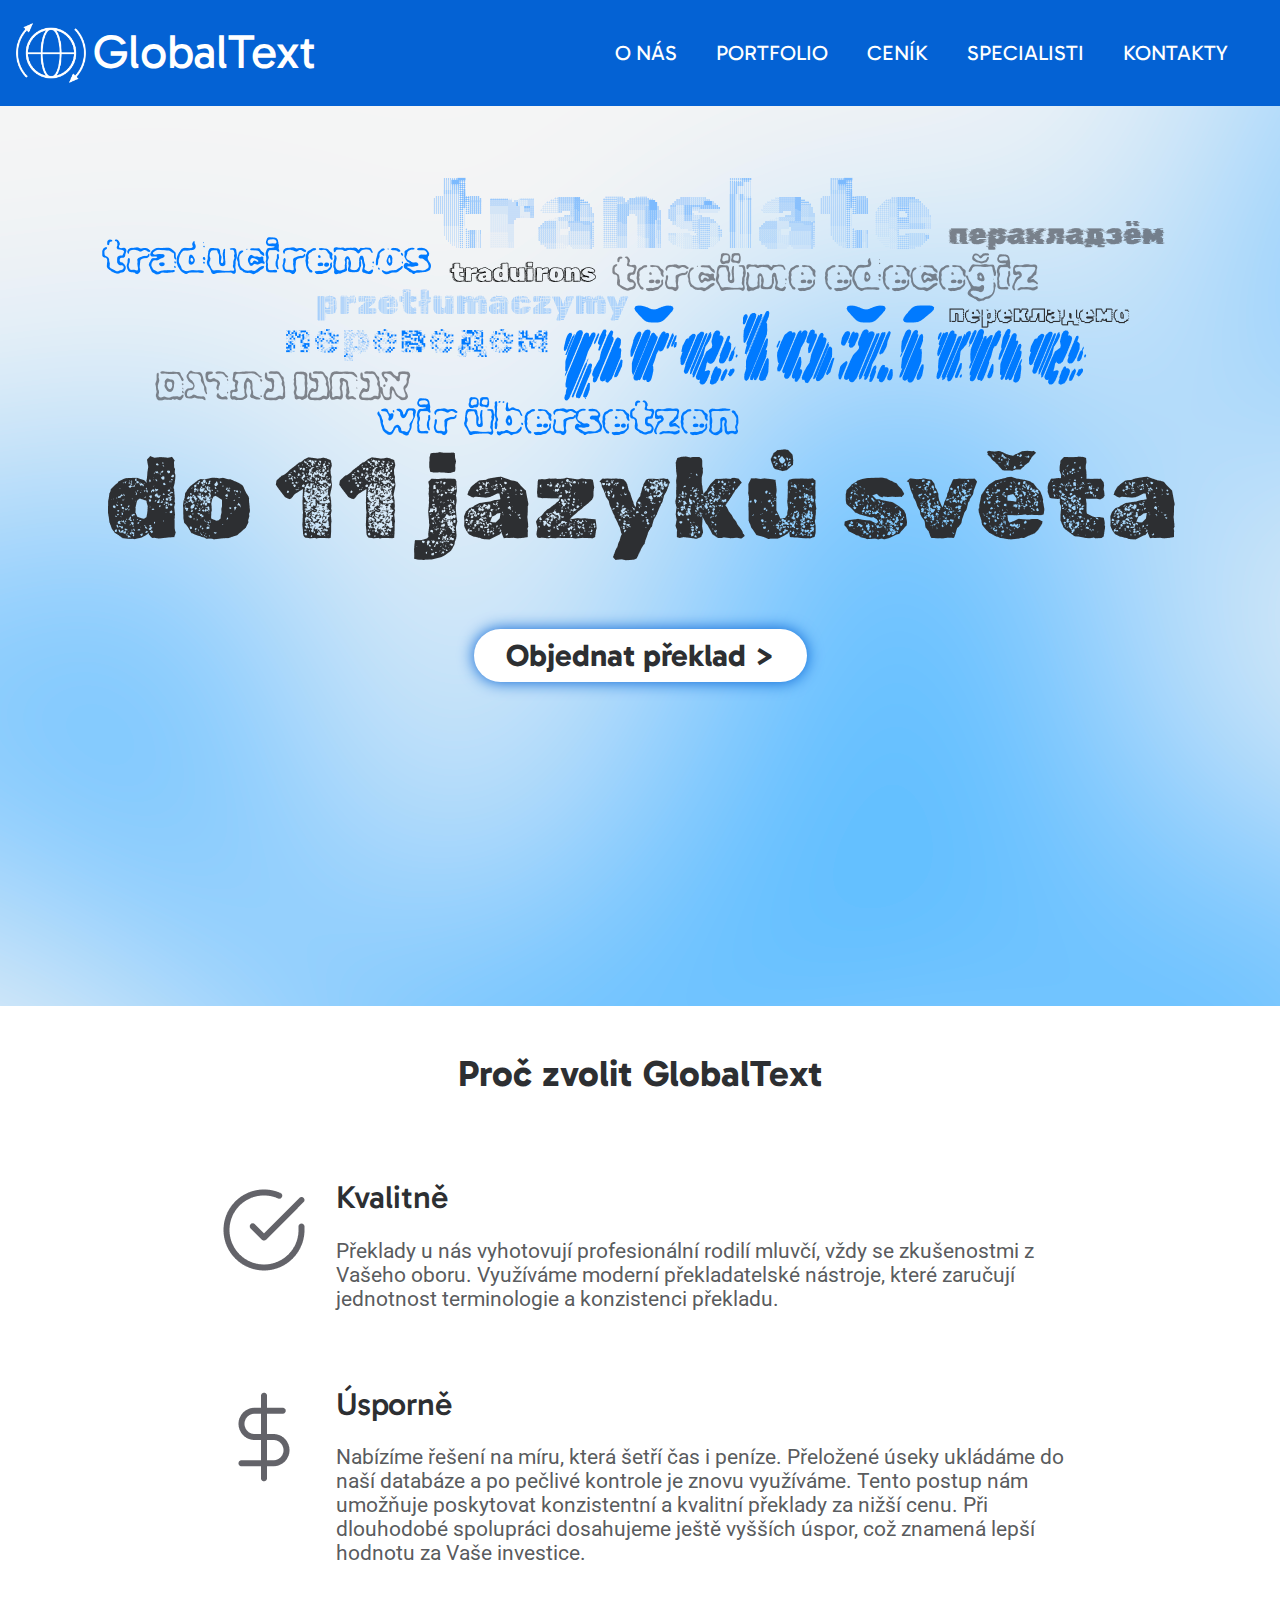
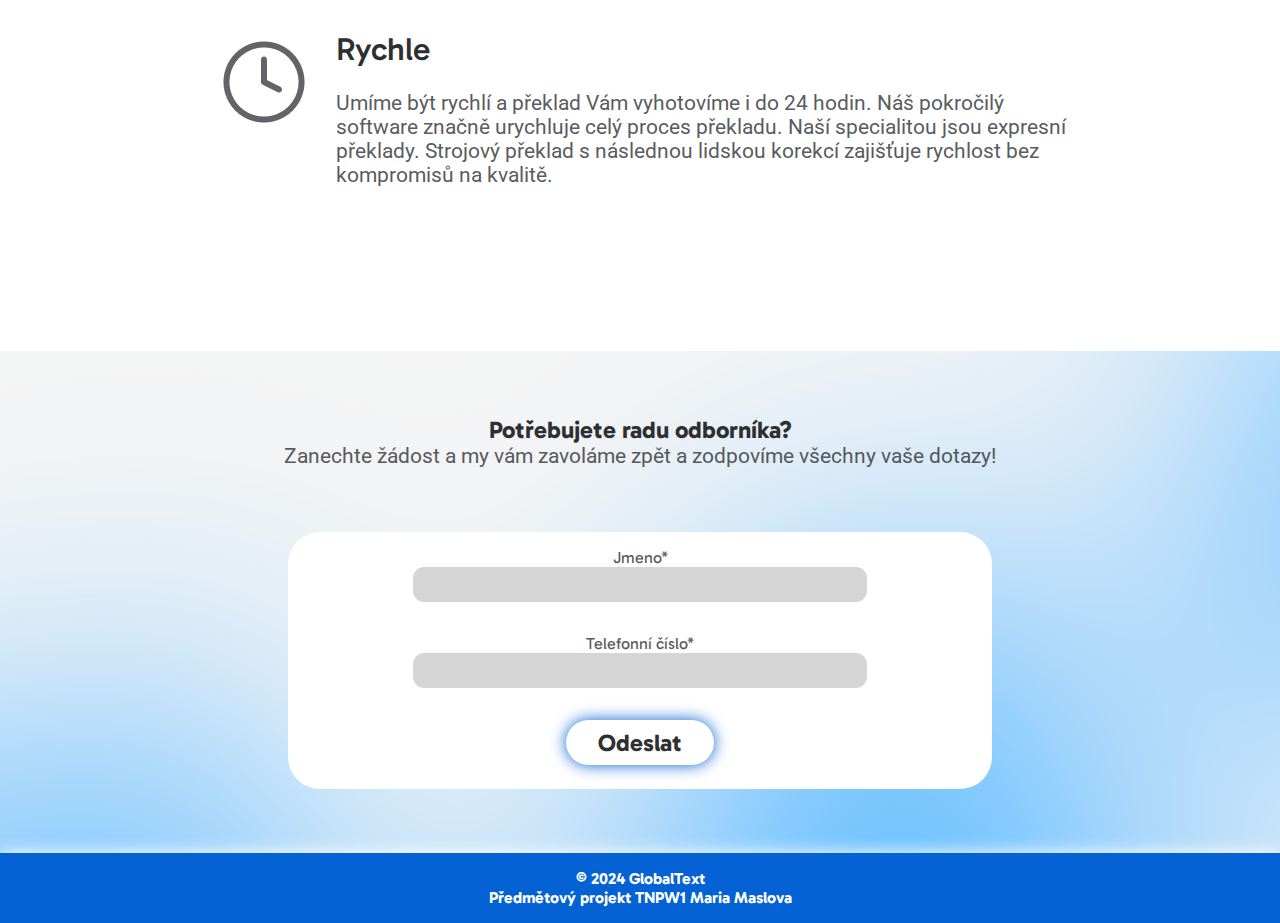
<file: index.html>
<!DOCTYPE html>
<html lang="cs">
<head>
    <meta charset="UTF-8">
    <meta name="viewport" content="width=device-width, initial-scale=1">
    <title>GlobalText</title>
    <link rel="stylesheet" type="text/css" href="style.css">
    <link rel="preconnect" href="https://fonts.googleapis.com">
    <link rel="preconnect" href="https://fonts.gstatic.com" crossorigin>
    <link href="https://fonts.googleapis.com/css2?family=Gabarito:wght@400..900&family=Roboto:ital,wght@0,100;0,300;0,400;0,500;0,700;0,900;1,100;1,300;1,400;1,500;1,700;1,900&display=swap" rel="stylesheet">
    <link rel="icon" href="img/logoIcon.png">
</head>
<body>
    <header>
        <div id="logo"><a href="index.html"><img src="img/logo.png" alt="logo" width="70"></a>
            <span>GlobalText</span></div>
            <nav>
                <div class="drop">
                    <button class="navButton">&#9776;</button>
                    <ul>
                        <li><a href="index.html">O NÁS</a></li>
                        <li><a href="portfolio.html">PORTFOLIO</a></li>
                        <li><a href="cenik.html">CENÍK</a></li>
                        <li><a href="specialisti.html">SPECIALISTI</a></li>
                        <li><a href="kontakty.html">KONTAKTY</a></li>
                    </ul>
                </div>
        </nav>
    </header>
    <main>
        <div id="info">
            <picture>
                <source srcset="img/homepageImage.png" media="(min-width: 1000px)" />
                <source srcset="img/homepageImageSmall.png" media="(min-width: 200px)" />
                <img src="img/homepageImage.png"
                     alt="přeložíme do 11 jazyků světa">
            </picture>

            <div class="roundButton"> <a href="kontakty.html"><h2>Objednat překlad ></h2></a></div>
        </div>
        <div id="benefits">
            <h2>Proč zvolit GlobalText</h2>
            <div class="image">
                <img src="img/checkCircle.png" alt="ikonka odškrtnutí">
                <div>
                    <h3>Kvalitně</h3>
                    <p>Překlady u nás vyhotovují profesionální rodilí mluvčí, vždy se zkušenostmi z Vašeho oboru. Využíváme moderní překladatelské nástroje, které zaručují jednotnost terminologie a konzistenci překladu.</p>
                </div>
            </div>
            <div class="image">
                <img src="img/dollarSign.png" alt="ikonka dollar">
                <div>
                    <h3>Úsporně</h3>
                    <p>Nabízíme řešení na míru, která šetří čas i peníze. Přeložené úseky ukládáme do naší databáze a po pečlivé kontrole je znovu využíváme. Tento postup nám umožňuje poskytovat konzistentní a kvalitní překlady za nižší cenu. Při dlouhodobé spolupráci dosahujeme ještě vyšších úspor, což znamená lepší hodnotu za Vaše investice.</p>
                </div>
            </div>
            <div class="image">
                <img src="img/clock.png" alt="ikonka hodiny">
                <div>
                    <h3>Rychle</h3>
                    <p>Umíme být rychlí a překlad Vám vyhotovíme i do 24 hodin. Náš pokročilý software značně urychluje celý proces překladu. Naší specialitou jsou expresní překlady. Strojový překlad s následnou lidskou korekcí zajišťuje rychlost bez kompromisů na kvalitě.</p>
                </div>

            </div>
        </div>
        <div id="contacts">
            <h2>Potřebujete radu odborníka?</h2>
            <p>Zanechte žádost a my vám zavoláme zpět a zodpovíme všechny vaše dotazy!</p>
            <div class="backgroundDiv" >
                <form class="formInput">
                    <label for="name">Jmeno<span>*</span></label><br>
                    <input type="text" name="name" id="name"><br>
                    <label for="tel">Telefonní číslo<span>*</span></label><br>
                    <input type="tel" name="tel" id="tel"><br>
                    <div class="roundButton"><h2>Odeslat</h2></div>
                </form>
            </div>
        </div>
    </main>
    <footer>
        <h4>© 2024 GlobalText</h4>
        <h4>Předmětový projekt TNPW1 Maria Maslova</h4>
    </footer>
</body>
</html>
</file>
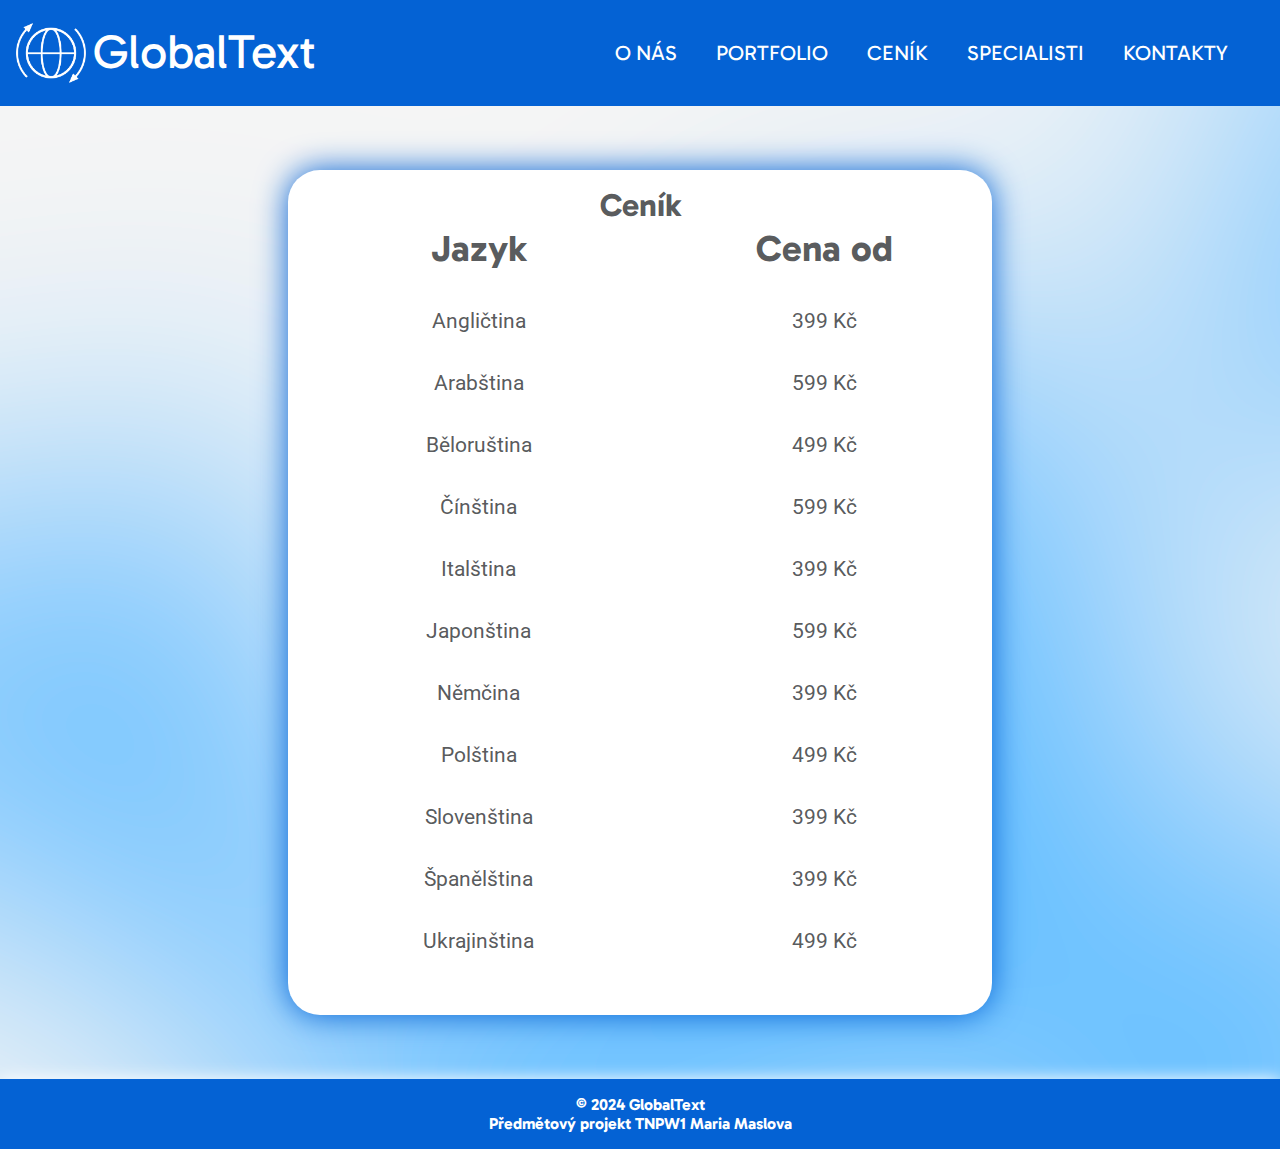
<file: cenik.html>
<!DOCTYPE html>
<html lang="cs">
<head>
    <meta charset="UTF-8">
    <meta name="viewport" content="width=device-width, initial-scale=1">
    <title>Ceník</title>
    <link rel="stylesheet" type="text/css" href="style.css">
    <link rel="preconnect" href="https://fonts.googleapis.com">
    <link rel="preconnect" href="https://fonts.gstatic.com" crossorigin>
    <link href="https://fonts.googleapis.com/css2?family=Gabarito:wght@400..900&family=Roboto:ital,wght@0,100;0,300;0,400;0,500;0,700;0,900;1,100;1,300;1,400;1,500;1,700;1,900&display=swap" rel="stylesheet">
    <link rel="icon" href="img/logoIcon.png">
</head>
<body>
<header>
    <div id="logo"><a href="index.html"><img src="img/logo.png" alt="logo" width="70"></a>
        <span>GlobalText</span></div>
    <nav>
        <div class="drop">
            <button class="navButton">&#9776;</button>
            <ul>
                <li><a href="index.html">O NÁS</a></li>
                <li><a href="portfolio.html">PORTFOLIO</a></li>
                <li><a href="cenik.html">CENÍK</a></li>
                <li><a href="specialisti.html">SPECIALISTI</a></li>
                <li><a href="kontakty.html">KONTAKTY</a></li>
            </ul>
        </div>
    </nav>
</header>
<main>
<div class="cenik">
    <div class="backgroundDiv">
        <h1>Ceník</h1>
        <table>
            <tr>
                <th>Jazyk</th>
                <th>Cena od</th>
            </tr>
            <tr>
                <td>Angličtina</td>
                <td>399 Kč</td>
            </tr>
            <tr>
                <td>Arabština</td>
                <td>599 Kč</td>
            </tr>
            <tr>
                <td>Běloruština</td>
                <td>499 Kč</td>
            </tr>
            <tr>
                <td>Čínština</td>
                <td>599 Kč</td>
            </tr>
            <tr>
                <td>Italština</td>
                <td>399 Kč</td>
            </tr>
            <tr>
                <td>Japonština</td>
                <td>599 Kč</td>
            </tr>
            <tr>
                <td>Němčina</td>
                <td>399 Kč</td>
            </tr>
            <tr>
                <td>Polština</td>
                <td>499 Kč</td>
            </tr>
            <tr>
                <td>Slovenština</td>
                <td>399 Kč</td>
            </tr>
            <tr>
                <td>Španělština</td>
                <td>399 Kč</td>
            </tr>
            <tr>
                <td>Ukrajinština</td>
                <td>499 Kč</td>
            </tr>
        </table>
    </div>
</div>
</main>
<footer>
    <h4>© 2024 GlobalText</h4>
    <h4>Předmětový projekt TNPW1 Maria Maslova</h4>
</footer>
</body>
</html>
</file>
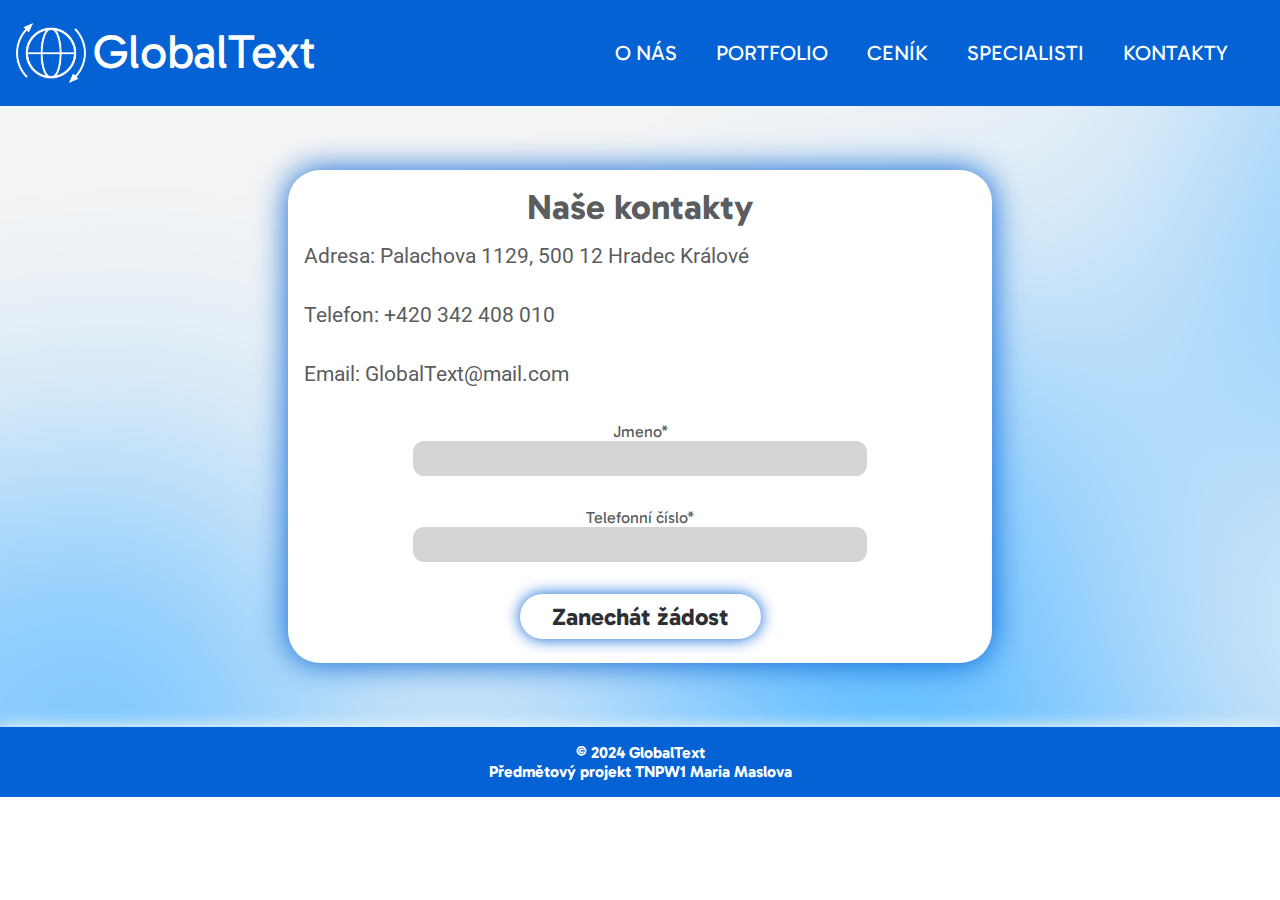
<file: kontakty.html>
<!DOCTYPE html>
<html lang="cs">
<head>
    <meta charset="UTF-8">
    <meta name="viewport" content="width=device-width, initial-scale=1">
    <title>GlobalText</title>
    <link rel="stylesheet" type="text/css" href="style.css">
    <link rel="preconnect" href="https://fonts.googleapis.com">
    <link rel="preconnect" href="https://fonts.gstatic.com" crossorigin>
    <link href="https://fonts.googleapis.com/css2?family=Gabarito:wght@400..900&family=Roboto:ital,wght@0,100;0,300;0,400;0,500;0,700;0,900;1,100;1,300;1,400;1,500;1,700;1,900&display=swap" rel="stylesheet">
    <link rel="icon" href="img/logoIcon.png">
</head>
<body>
<header>
    <div id="logo"><a href="index.html"><img src="img/logo.png" alt="logo" width="70"></a>
        <span>GlobalText</span></div>
    <nav>
        <div class="drop">
            <button class="navButton">&#9776;</button>
            <ul>
                <li><a href="index.html">O NÁS</a></li>
                <li><a href="portfolio.html">PORTFOLIO</a></li>
                <li><a href="cenik.html">CENÍK</a></li>
                <li><a href="specialisti.html">SPECIALISTI</a></li>
                <li><a href="kontakty.html">KONTAKTY</a></li>
            </ul>
        </div>
    </nav>
</header>
<main>
<div id="contactsPage">
    <div class="backgroundDiv" >
        <h1 id="naseKontakty">Naše kontakty</h1>
        <p>Adresa: Palachova 1129, 500 12 Hradec Králové</p>
        <p>Telefon: +420 342 408 010</p>
        <p>Email: GlobalText@mail.com</p>
        <form class="formInput">
            <label for="name">Jmeno<span>*</span></label><br>
            <input type="text" name="name" id="name"><br>
            <label for="tel">Telefonní číslo<span>*</span></label><br>
            <input type="tel" name="tel" id="tel"><br>
            <div class="roundButton"><h2>Zanechát žádost</h2></div>
        </form>
    </div>
</div>
</main>
<footer>
    <h4>© 2024 GlobalText</h4>
    <h4>Předmětový projekt TNPW1 Maria Maslova</h4>
</footer>
</body>
</html>
</file>
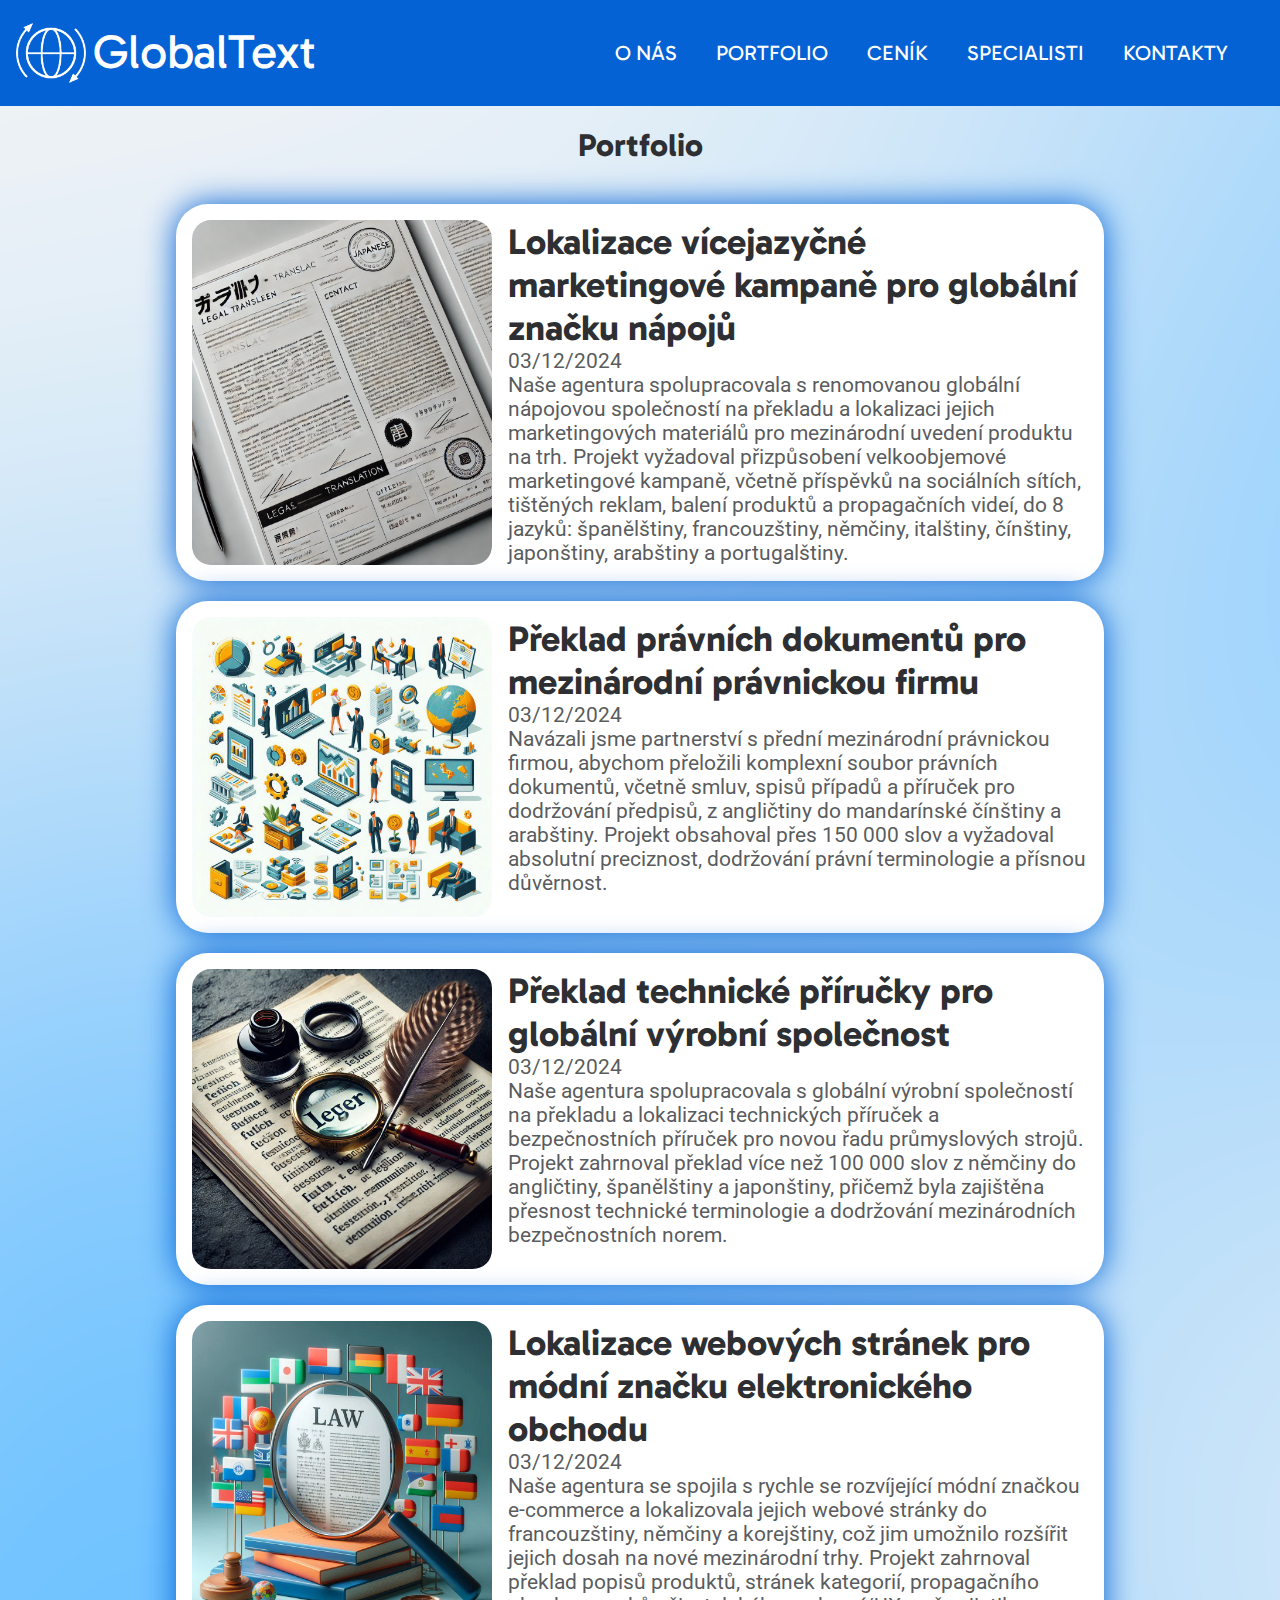
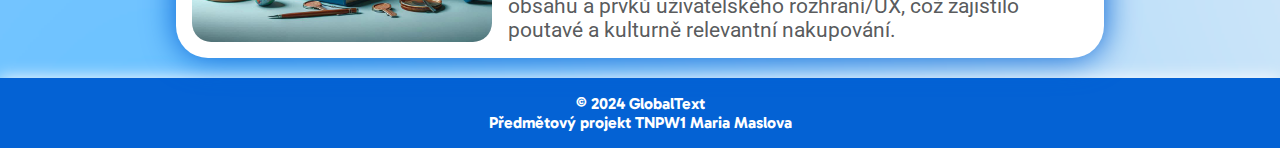
<file: portfolio.html>
<!DOCTYPE html>
<html lang="cs">
<head>
    <meta charset="UTF-8">
    <meta name="viewport" content="width=device-width, initial-scale=1">
    <title>GlobalText</title>
    <link rel="stylesheet" type="text/css" href="style.css">
    <link rel="preconnect" href="https://fonts.googleapis.com">
    <link rel="preconnect" href="https://fonts.gstatic.com" crossorigin>
    <link href="https://fonts.googleapis.com/css2?family=Gabarito:wght@400..900&family=Roboto:ital,wght@0,100;0,300;0,400;0,500;0,700;0,900;1,100;1,300;1,400;1,500;1,700;1,900&display=swap" rel="stylesheet">
    <link rel="icon" href="img/logoIcon.png">
</head>
<body>
<header>
    <div id="logo"><a href="index.html"><img src="img/logo.png" alt="logo" width="70"></a>
        <span>GlobalText</span></div>
    <nav>
        <div class="drop">
            <button class="navButton">&#9776;</button>
            <ul>
                <li><a href="index.html">O NÁS</a></li>
                <li><a href="portfolio.html">PORTFOLIO</a></li>
                <li><a href="cenik.html">CENÍK</a></li>
                <li><a href="specialisti.html">SPECIALISTI</a></li>
                <li><a href="kontakty.html">KONTAKTY</a></li>
            </ul>
        </div>
    </nav>
</header>
<main>
<div class="portfolio">
    <h1>Portfolio</h1>
    <div class="portfolioElement">
        <img src="img/portfolio1.png" alt="example">
        <div class="textBlock">
            <h2>Lokalizace vícejazyčné marketingové kampaně pro globální značku nápojů</h2>
            <p>03/12/2024</p>
            <p>Naše agentura spolupracovala s renomovanou globální nápojovou společností na překladu a lokalizaci jejich marketingových materiálů pro mezinárodní uvedení produktu na trh. Projekt vyžadoval přizpůsobení velkoobjemové marketingové kampaně, včetně příspěvků na sociálních sítích, tištěných reklam, balení produktů a propagačních videí, do 8 jazyků: španělštiny, francouzštiny, němčiny, italštiny, čínštiny, japonštiny, arabštiny a portugalštiny.</p>
        </div>
    </div>
    <div class="portfolioElement">
        <img src="img/portfolio2.png" alt="example">
        <div class="textBlock">
            <h2>Překlad právních dokumentů pro mezinárodní právnickou firmu</h2>
            <p>03/12/2024</p>
            <p>Navázali jsme partnerství s přední mezinárodní právnickou firmou, abychom přeložili komplexní soubor právních dokumentů, včetně smluv, spisů případů a příruček pro dodržování předpisů, z angličtiny do mandarínské čínštiny a arabštiny. Projekt obsahoval přes 150 000 slov a vyžadoval absolutní preciznost, dodržování právní terminologie a přísnou důvěrnost.</p>
        </div>
    </div>
    <div class="portfolioElement">
        <img src="img/portfolio3.png" alt="example">
        <div class="textBlock">
            <h2>Překlad technické příručky pro globální výrobní společnost</h2>
            <p>03/12/2024</p>
            <p>Naše agentura spolupracovala s globální výrobní společností na překladu a lokalizaci technických příruček a bezpečnostních příruček pro novou řadu průmyslových strojů. Projekt zahrnoval překlad více než 100 000 slov z němčiny do angličtiny, španělštiny a japonštiny, přičemž byla zajištěna přesnost technické terminologie a dodržování mezinárodních bezpečnostních norem.</p>
        </div>
    </div>
    <div class="portfolioElement">
        <img src="img/portfolio4.png" alt="example">
        <div class="textBlock">
            <h2>Lokalizace webových stránek pro módní značku elektronického obchodu</h2>
            <p>03/12/2024</p>
            <p>Naše agentura se spojila s rychle se rozvíjející módní značkou e-commerce a lokalizovala jejich webové stránky do francouzštiny, němčiny a korejštiny, což jim umožnilo rozšířit jejich dosah na nové mezinárodní trhy. Projekt zahrnoval překlad popisů produktů, stránek kategorií, propagačního obsahu a prvků uživatelského rozhraní/UX, což zajistilo poutavé a kulturně relevantní nakupování.</p>
        </div>
    </div>
</div>
</main>
<footer>
    <h4>© 2024 GlobalText</h4>
    <h4>Předmětový projekt TNPW1 Maria Maslova</h4>
</footer>
</body>
</html>
</file>
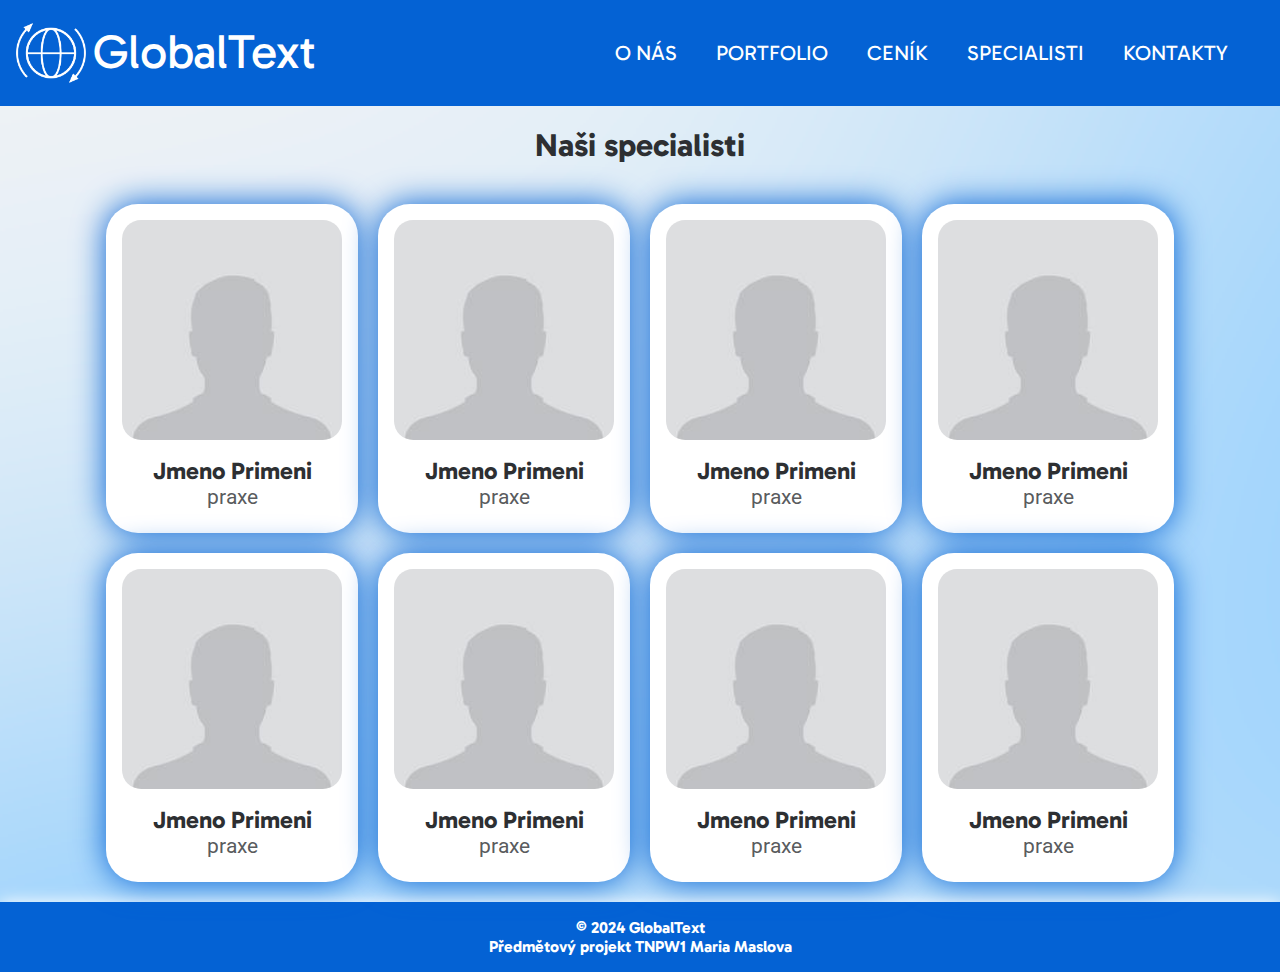
<file: specialisti.html>
<!DOCTYPE html>
<html lang="cs">
<head>
    <meta charset="UTF-8">
    <meta name="viewport" content="width=device-width, initial-scale=1">
    <title>Specialisti</title>
    <link rel="stylesheet" type="text/css" href="style.css">
    <link rel="preconnect" href="https://fonts.googleapis.com">
    <link rel="preconnect" href="https://fonts.gstatic.com" crossorigin>
    <link href="https://fonts.googleapis.com/css2?family=Gabarito:wght@400..900&family=Roboto:ital,wght@0,100;0,300;0,400;0,500;0,700;0,900;1,100;1,300;1,400;1,500;1,700;1,900&display=swap" rel="stylesheet">
    <link rel="icon" href="img/logoIcon.png">
</head>
<body>
<header>
    <div id="logo"><a href="index.html"><img src="img/logo.png" alt="logo" width="70"></a>
        <span>GlobalText</span></div>
    <nav>
        <div class="drop">
            <button class="navButton">&#9776;</button>
            <ul>
                <li><a href="index.html">O NÁS</a></li>
                <li><a href="portfolio.html">PORTFOLIO</a></li>
                <li><a href="cenik.html">CENÍK</a></li>
                <li><a href="specialisti.html">SPECIALISTI</a></li>
                <li><a href="kontakty.html">KONTAKTY</a></li>
            </ul>
        </div>
    </nav>
</header>
<main>
<div class="specialisti">
    <h1>Naši specialisti</h1>
    <div class="person">
                <img src="img/avatarPlaceholder.jpg" alt="Jmeno Primeni">
            <h2>Jmeno Primeni</h2>
            <p>praxe</p>
        </div>
    <div class="person">
            <img src="img/avatarPlaceholder.jpg" alt="Jmeno Primeni">
            <h2>Jmeno Primeni</h2>
            <p>praxe</p>
        </div>
    <div class="person">
            <img src="img/avatarPlaceholder.jpg" alt="Jmeno Primeni">
            <h2>Jmeno Primeni</h2>
            <p>praxe</p>
        </div>
    <div class="person">
        <img src="img/avatarPlaceholder.jpg" alt="Jmeno Primeni">
        <h2>Jmeno Primeni</h2>
        <p>praxe</p>
    </div>
    <div class="person">
        <img src="img/avatarPlaceholder.jpg" alt="Jmeno Primeni">
        <h2>Jmeno Primeni</h2>
        <p>praxe</p>
    </div>
    <div class="person">
        <img src="img/avatarPlaceholder.jpg" alt="Jmeno Primeni">
        <h2>Jmeno Primeni</h2>
        <p>praxe</p>
    </div>
    <div class="person">
        <img src="img/avatarPlaceholder.jpg" alt="Jmeno Primeni">
        <h2>Jmeno Primeni</h2>
        <p>praxe</p>
    </div>
    <div class="person">
        <img src="img/avatarPlaceholder.jpg" alt="Jmeno Primeni">
        <h2>Jmeno Primeni</h2>
        <p>praxe</p>
    </div>
</div>
</main>
<footer>
    <h4>© 2024 GlobalText</h4>
    <h4>Předmětový projekt TNPW1 Maria Maslova</h4>
</footer>
</body>
</html>
</file>
<file: style.css>
* {
    margin: 0;
    padding: 0;
    outline: none;
    text-decoration: none;

}
body{
    font-family: "Gabarito", serif;

    color: #2D2F32;
}
a {
    color: white;
    font-size: 1.3rem;
    text-align: right;
}
p {
    font-family: "Roboto", serif;
    color: rgba(45, 47, 50, 0.8);
    font-size: 1.3rem;
}
main h1{
    text-align: center;
    display: block;
}
.specialisti h1, .portfolio h1 {
    width: 100%;
    margin-bottom: 20px;
}


/* --------TEMPLATES-------- */

.roundButton{
    background-color: white;
    border-radius: 2rem;
    box-shadow: 0 0 1rem #0462d4;
    width: fit-content;
    text-align: center;
    margin: 0 auto;
    padding: 0.5rem 2rem;
    transition: 300ms;

}
.roundButton a, h2{
    color: #2D2F32;
}
.roundButton:hover{
    scale: 102%;
    cursor: pointer;
}

.backgroundDiv{
    background-color: white;
    border-radius: 2rem;
    padding: 1rem 0 1.5rem;
    max-width: 55vw;
    color: rgba(45, 47, 50, 0.8);
    box-shadow: 0 0 2rem #0462d4;
    margin: 0 auto;
}

.formInput input{
    border: none;
    border-radius: 0.7rem;
    background-color: rgba(45, 47, 50, 0.2);
    padding: 0.625rem 1rem;
    margin-bottom: 2rem ;
    min-width: 200px;
    width: 60%;
}

.navButton{
    display: none
}

/* --------HEADER-------- */

header {
    background-color: #0462d4;
    color: white;
    box-shadow: 0 0 1rem white;
    padding: 1rem 1rem 0;
    height: 10vh;
    display: flex;
    justify-content: space-between;
    font-size: 1.6rem;
}
header div{
    margin: auto 0;
    padding: 0 0 0.6rem 0;
}

#logo img{
    height: 9%;
}
#logo span{
    font-size: 3rem;
    display: inline;
    vertical-align: top;
}

ul {
    list-style: none;
    margin: 0;
    padding: 1.25rem;
}
nav li{
    display: inline;
    margin: 0 1rem;
}
ul a:hover{
    color: #7CBAFE;
    text-decoration: none;
}
/* --------FOOTER-------- */

footer{
    background-color: #0462d4;
    color: white;
    box-shadow: 0 0 1rem white;
    padding: 1rem;
    text-align: center;
}

/*----------------INDEX----------------*/
/* --------INFO-------- */
#info{
    text-align: center;
    background-image: url("img/background.png");
    min-height: 90vh;
    overflow: hidden;
    padding-bottom: 10vh;
}
#info img{
    margin: 5% 0;
}

/*--------BENEFITS--------*/
#benefits{
    background-color: white;
    min-height: 100vh;
    padding: 0 15vw;
}
#benefits h2{
    text-align: center;
    font-size: 2.3rem;
    margin: 5% 0;
}
.image{
    display: flex;
    flex-direction: row;
    margin: 3vh 0;
}
.image img{
    height: 10vh;
    width: auto;
    margin: 5% 3%;
}
.image h3{
    margin: 5% 0 3% 0;
    font-size: 2rem;
    font-weight: 500;
}

/*--------CONTACTS--------*/
#contacts{
    background-image: url("img/background.png");
    text-align: center;
    padding: 5% 0;
}
#contacts p{
    margin-bottom: 5%;
}
#contacts .backgroundDiv{
    box-shadow: none;
}

/*----------------PORTFOLIO----------------*/
.portfolio{
    background-image: url("img/expanded_background.png");
    display: flex;
    flex-wrap: wrap;
    gap: 20px;
    align-items: center;
    justify-content: center;
    height: 100%;
    box-sizing: border-box;
    min-height: 100%;
    padding: 20px;
}
.portfolioElement{
    background-color: white;
    border-radius: 2rem;
    padding: 1rem;
    color: rgba(45, 47, 50, 0.8);
    box-shadow: 0 0 2rem #0462d4;
    display: flex;
    width: 70vw;
    flex-direction: row;
}
.portfolioElement img{
    width: 300px;
    border-radius: 1.2rem;
}
.textBlock{
    display: flex;
    flex-direction: column;
    text-align: left;
    margin-left: 1rem;
}
.textBlock{
    font-size: 1.5rem;
}
/*----------------CENIK----------------*/
.cenik{
    background-image: url("img/background.png");
    min-height: 90vh;
    padding: 5% 0;
}
.cenik table{
    margin: 0 auto;
    text-align: center;
}
.cenik td{
    font-family: "Roboto", serif;
    color: rgba(45, 47, 50, 0.8);
    font-size: 1.3rem;
    padding: 0 10vw 4vh;
}
.cenik th{
    padding: 0 7vw 4vh;
    font-size: 2.3rem;
}
/*----------------SPECIALISTI----------------*/
.specialisti{
    background-image: url("img/expanded_background.png");
    display: flex;
    flex-wrap: wrap;
    gap: 20px;
    align-items: center;
    justify-content: center;
    height: 100%;
    box-sizing: border-box;
    min-height: 100%;
    padding: 20px;
}
.person{
    background-color: white;
    border-radius: 2rem;
    padding: 1rem 1rem 1.5rem;
    color: rgba(45, 47, 50, 0.8);
    box-shadow: 0 0 2rem #0462d4;
    display: flex;
    width: 220px;
    text-align: center;
    flex-direction: column;
}
.person img{
    border-radius: 1.2rem;
    margin-bottom: 1rem;
}

/*----------------KONTAKTY----------------*/
#contactsPage{
    background-image: url("img/background.png");
    text-align: center;
    padding: 5% 0;
}
#contactsPage p{
    margin-top: 1rem;
    margin-bottom: 5%;
    margin-inline: 1rem;
    text-align: left;
}
#naseKontakty{
    font-size: 2.2rem;
}


/*----------------MEDIA----------------*/
@media (max-width: 1032px){
    html{
        font-size: 14px;
    }

    .backgroundDiv{
        max-width: 90vw;
    }

    .navButton{
        display: inline;
        font-size: 2em;
        padding-inline: 10px;
        padding-bottom: 3px;
        border: none;
        background-color: #0462d4;
        color: white;
        top: 0;
        right: 0;
        cursor: pointer;
    }
    .drop:hover ul{
        display: block;
        position: absolute;
        right: 0;
        background-color: #0462d4;
    }
    header ul{
        display: none;
    }
    #logo span{
        font-size: 2em;
    }
    #logo img{
        height: 8%;
    }

    /*----------------INDEX----------------*/
    #benefits{
        padding: 3vw 10vw;
        height: fit-content;
    }
    #benefits img{
        display: none;
    }
    #benefits h3{
        text-align: center;
    }
    #benefits p{
        text-align: justify;
    }

    /*----------------CENIK----------------*/
    .cenik td{
        font-size: 1.3rem;
        padding: 0 7vw 3vh;
    }
    .cenik th{
        padding: 0 5vw 3vh;
        font-size: 2.3rem;
    }

    /*----------------PORTFOLIO----------------*/
    .portfolioElement{
        flex-direction: column;
    }
    .portfolioElement img{
        max-width: 70vw;
        margin-bottom: 1rem;
    }
    .textBlock{
        display: block;
        text-align: center;
    }

    /*----------------KONTAKTY----------------*/
    #contactsPage .formInput{
        margin-top: 30vh;
    }
    #contactsPage p{
        margin-inline: 2rem;
    }
    #naseKontakty{
        margin-bottom: 2rem;
    }
    #contactsPage .formInput input{
        width: 80%;
    }
}
</file>
